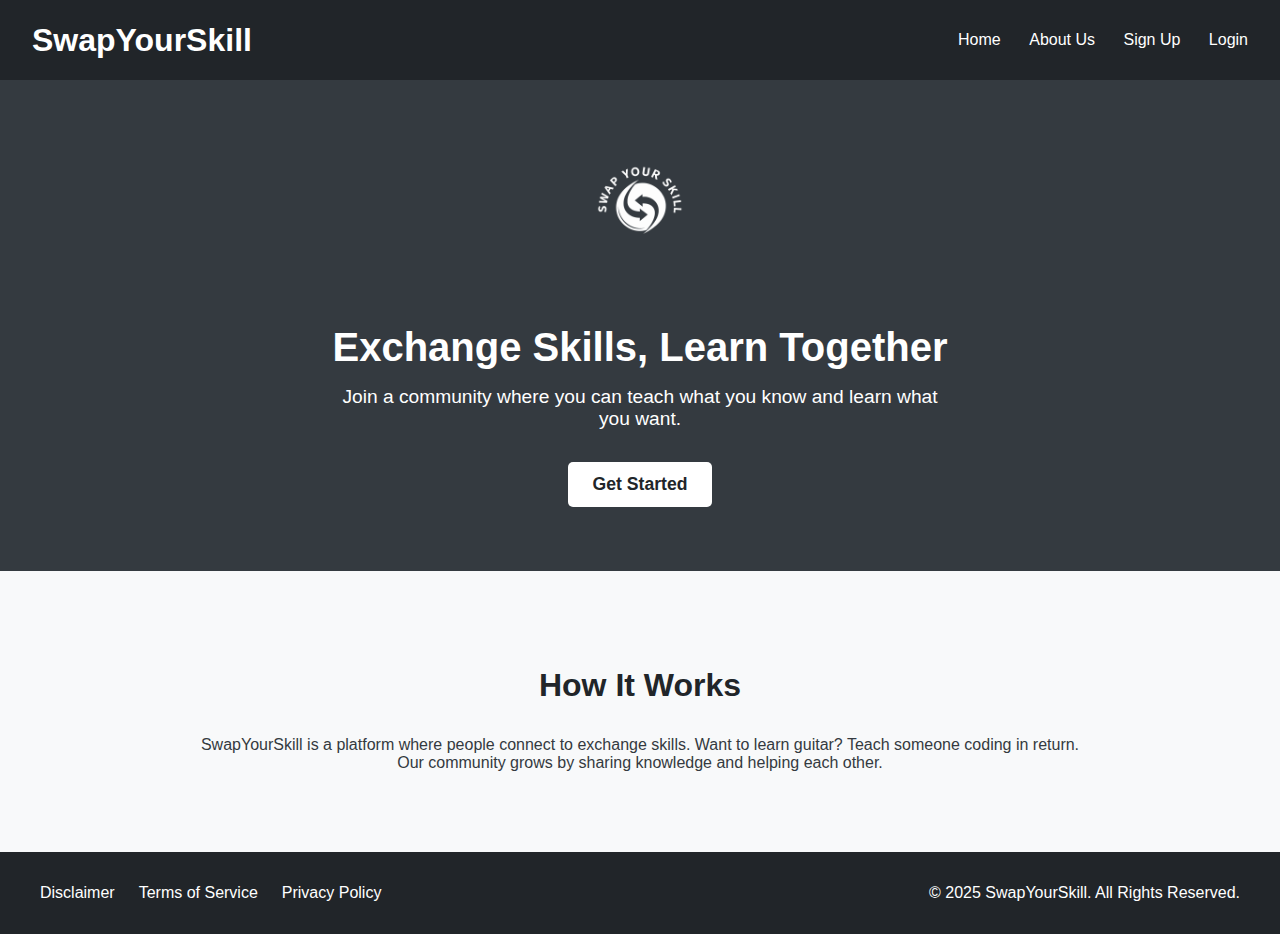
<file: index.html>
<!DOCTYPE html>
<html lang="en">
<head>
  <meta charset="UTF-8">
  <meta name="viewport" content="width=device-width, initial-scale=1.0">
  <title>SwapYourSkill - Exchange Skills, Learn Together</title>
  <link rel="stylesheet" href="style.css">
  <link rel="icon" href="indexlogo.png" type="image/png">
</head>
<body>
  <header>
    <h1>SwapYourSkill</h1>
    <nav>
      <a href="index.html">Home</a>
      <a href="aboutus.html">About Us</a>
      <a href="signup.html">Sign Up</a>
      <a href="login.html">Login</a>
    </nav>
  </header>

  <section class="hero">
    <img src="indexlogo.png" alt="SwapYourSkill Logo" class="hero-logo">
    <h2>Exchange Skills, Learn Together</h2>
    <p>Join a community where you can teach what you know and learn what you want.</p>
    <a href="signup.html" class="btn-light">Get Started</a>
  </section>

  <section class="about">
    <h3>How It Works</h3>
    <p>SwapYourSkill is a platform where people connect to exchange skills.
    Want to learn guitar? Teach someone coding in return.
    Our community grows by sharing knowledge and helping each other.</p>
  </section>

  <footer>
        <div class="footer-content">
            <div class="footer-links">
                <a href="disclaimer.html">Disclaimer</a>
                <a href="terms.html">Terms of Service</a>
                <a href="privacy.html">Privacy Policy</a>
            </div>
            <div class="footer-copyright">
                &copy; 2025 SwapYourSkill. All Rights Reserved.
            </div>
        </div>
    </footer>
</body>
</html>
</file>
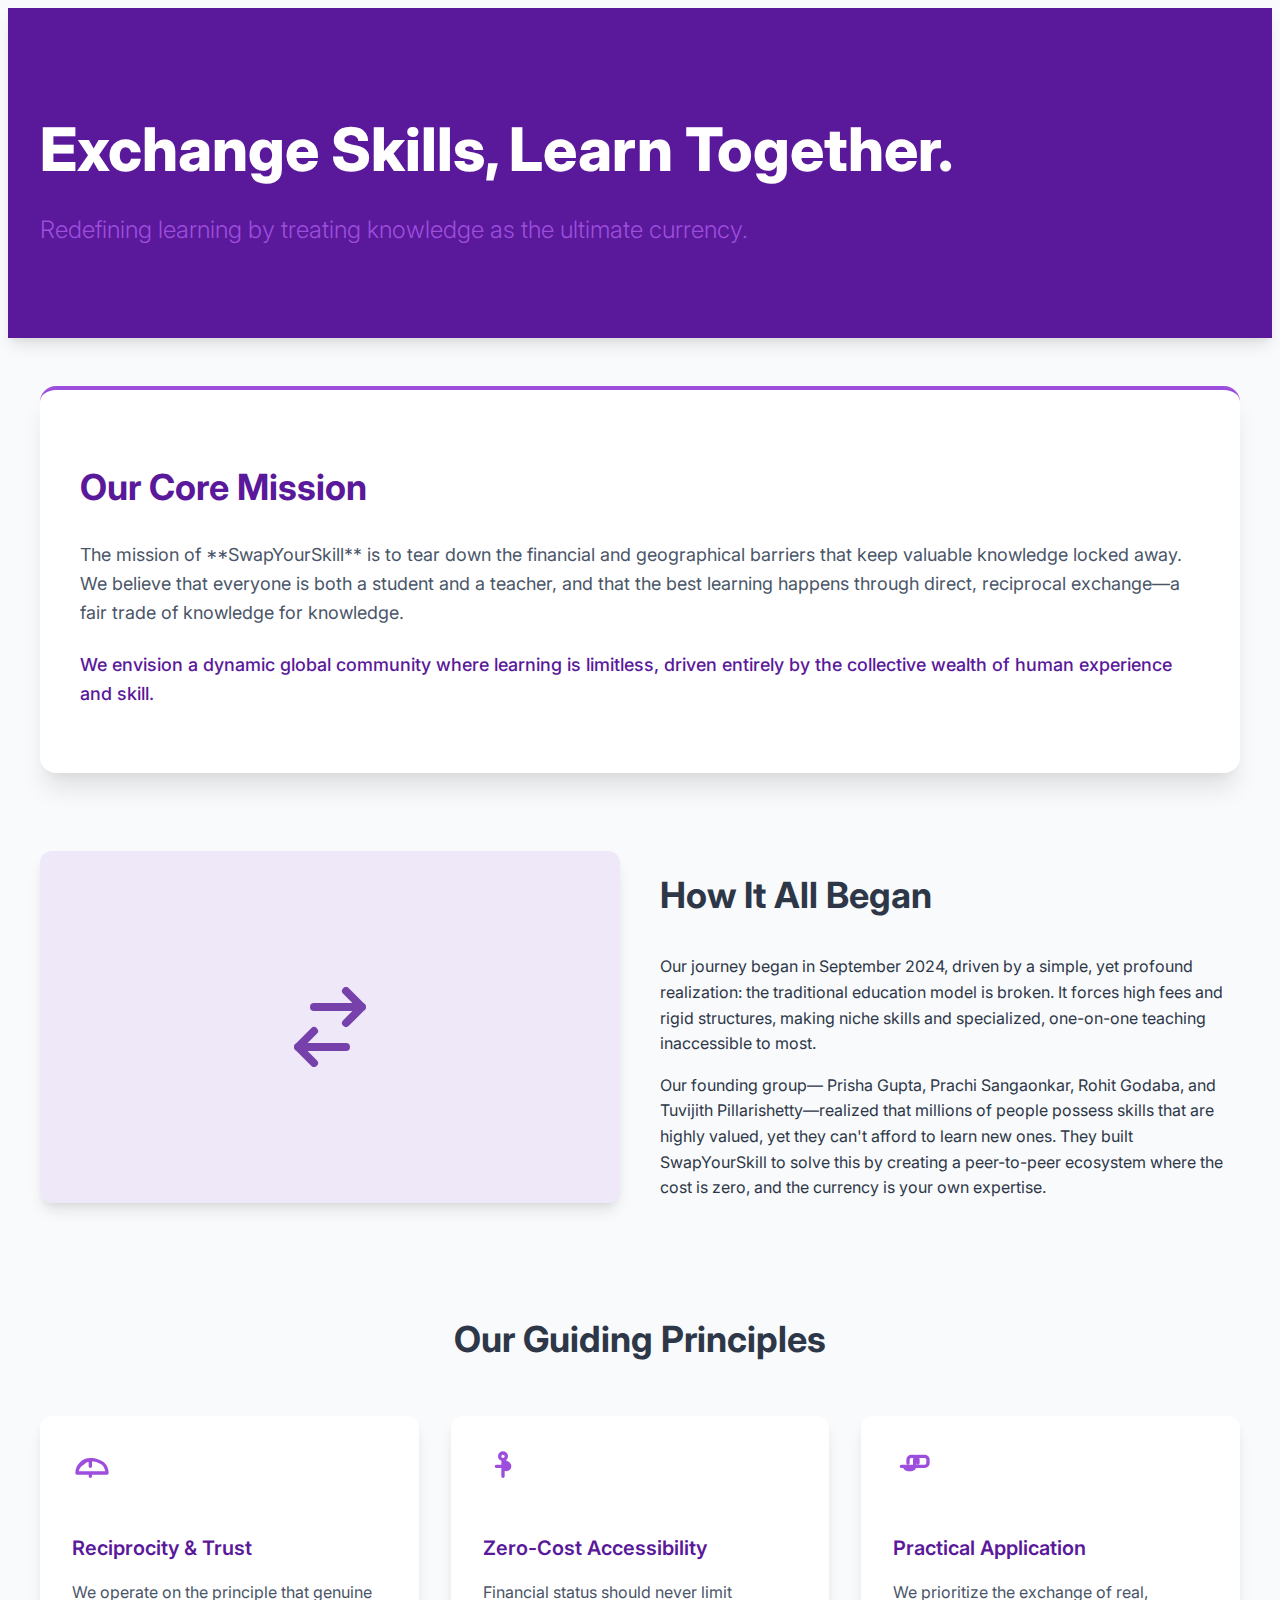
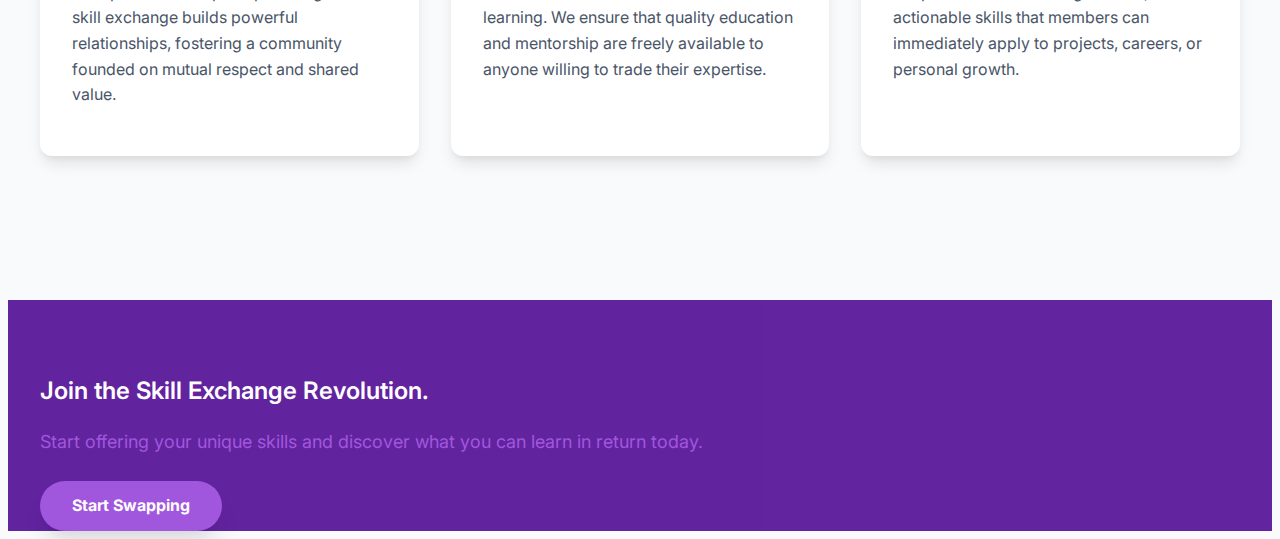
<file: aboutus.html>
<!DOCTYPE html>
<html lang="en">
<head>
    <meta charset="UTF-8">
    <meta name="viewport" content="width=device-width, initial-scale=1.0">
    <title>About SwapYourSkill | Our Story</title>
    <!-- Load Inter Font -->
    <style>
        @import url('https://fonts.googleapis.com/css2?family=Inter:wght@100..900&display=swap');

        /* --- CSS Variables and Global Styles --- */
        :root {
            --primary-dark: #5A189A; /* Deep Purple */
            --accent-light: #9D4EDD; /* Brighter Purple */
            --background-light: #f9fafb;
            --text-dark: #2d3748; /* Approximated dark gray */
            --text-medium: #4a5568; /* Approximated medium gray */
            --white: #ffffff;
        }

        body {
            font-family: 'Inter', sans-serif;
            background-color: var(--background-light);
            color: var(--text-dark);
            line-height: 1.6;
        }

        /* --- Reusable Layout Container --- */
        .container {
            max-width: 1280px;
            margin-left: auto;
            margin-right: auto;
            padding-left: 1rem; /* px-4 */
            padding-right: 1rem; /* px-4 */
        }
        
        /* Small (sm) breakpoint */
        @media (min-width: 640px) {
            .container {
                padding-left: 1.5rem; /* sm:px-6 */
                padding-right: 1.5rem; /* sm:px-6 */
            }
        }

        /* Large (lg) breakpoint */
        @media (min-width: 1024px) {
            .container {
                padding-left: 2rem; /* lg:px-8 */
                padding-right: 2rem; /* lg:px-8 */
            }
        }

        /* --- Header Styles --- */
        .header {
            background-color: var(--primary-dark);
            color: var(--white);
            padding-top: 4rem; /* py-16 */
            padding-bottom: 4rem; /* py-16 */
            box-shadow: 0 10px 15px -3px rgba(0, 0, 0, 0.1), 0 4px 6px -2px rgba(0, 0, 0, 0.05); /* shadow-lg */
        }
        
        .header h1 {
            font-size: 2.25rem; /* text-4xl */
            font-weight: 800; /* font-extrabold */
            margin-bottom: 0.75rem; /* mb-3 */
            line-height: 1.25; /* leading-tight */
        }
        
        .header p {
            font-size: 1.25rem; /* text-xl */
            font-weight: 300; /* font-light */
            color: var(--accent-light);
        }

        /* Responsive Header Text */
        @media (min-width: 640px) {
            .header h1 {
                font-size: 3.75rem; /* sm:text-6xl */
            }
            .header p {
                font-size: 1.5rem; /* sm:text-2xl */
            }
        }
        
        /* --- Main Content Layout --- */
        .main {
            padding-top: 3rem; /* py-12 */
            padding-bottom: 5rem; /* sm:py-20 */
        }

        /* --- Mission Section --- */
        .card {
            background-color: var(--white);
            padding: 2.5rem; /* p-10 (sm) */
            border-radius: 1rem; /* rounded-2xl */
            box-shadow: 0 20px 25px -5px rgba(0, 0, 0, 0.1), 0 8px 10px -6px rgba(0, 0, 0, 0.05); /* shadow-xl */
            border-top: 4px solid var(--accent-light); /* border-t-4 border-accent-light */
            margin-bottom: 4rem; /* mb-16 */
        }
        .card h2 {
            font-size: 2.25rem; /* text-4xl (sm) */
            font-weight: 700; /* font-bold */
            color: var(--primary-dark);
            margin-bottom: 1.5rem; /* mb-6 */
        }
        .card p {
            font-size: 1.125rem; /* text-lg */
            color: var(--text-medium);
            margin-bottom: 1.5rem; /* space-y-6 */
        }
        .card .vision {
            font-weight: 500; /* font-medium */
            color: var(--primary-dark);
        }

        /* --- Story Section (Grid) --- */
        .story-grid {
            display: grid;
            gap: 2.5rem; /* gap-10 */
            align-items: center;
        }

        .story-grid h2 {
            font-size: 2.25rem; /* text-4xl (sm) */
            font-weight: 700;
            color: var(--text-dark);
        }
        
        /* Large (lg) breakpoint for two columns */
        @media (min-width: 1024px) {
            .story-grid {
                grid-template-columns: repeat(2, minmax(0, 1fr)); /* lg:grid-cols-2 */
            }
        }
        
        .story-graphic {
            height: 20rem; /* sm:h-80 */
            background-color: var(--accent-light);
            background-color: rgba(157, 78, 221, 0.1); /* bg-opacity-10 */
            border-radius: 0.75rem; /* rounded-xl */
            box-shadow: 0 10px 15px -3px rgba(0, 0, 0, 0.1), 0 4px 6px -2px rgba(0, 0, 0, 0.05); /* shadow-lg */
            display: flex;
            align-items: center;
            justify-content: center;
            padding: 1rem;
        }

        .story-graphic svg {
            width: 6rem; /* w-24 */
            height: 6rem; /* h-24 */
            color: var(--primary-dark);
            opacity: 0.8;
        }
        
        /* --- Values Section --- */
        .values-section {
            padding-top: 4rem; /* pt-16 */
        }
        .values-section h2 {
            text-align: center;
            font-size: 2.25rem; /* sm:text-4xl */
            font-weight: 700;
            color: var(--text-dark);
            margin-bottom: 3rem; /* mb-12 */
        }

        .values-grid {
            display: grid;
            gap: 2rem; /* gap-8 */
        }
        
        /* Medium (md) breakpoint for three columns */
        @media (min-width: 768px) {
            .values-grid {
                grid-template-columns: repeat(3, minmax(0, 1fr)); /* md:grid-cols-3 */
            }
        }

        .value-item {
            background-color: var(--white);
            padding: 2rem; /* p-8 */
            border-radius: 0.75rem; /* rounded-xl */
            box-shadow: 0 10px 15px -3px rgba(0, 0, 0, 0.1), 0 4px 6px -2px rgba(0, 0, 0, 0.05); /* shadow-lg */
            transition: box-shadow 0.3s ease, border-bottom 0.3s ease;
        }
        
        .value-item:hover {
            box-shadow: 0 20px 25px -5px rgba(0, 0, 0, 0.1), 0 8px 10px -6px rgba(0, 0, 0, 0.05); /* hover:shadow-2xl */
            border-bottom: 4px solid var(--accent-light); /* hover:border-b-4 hover:border-accent-light */
        }

        .value-item svg {
            width: 2.5rem; /* w-10 */
            height: 2.5rem; /* h-10 */
            color: var(--accent-light);
            margin-bottom: 1rem; /* mb-4 */
        }

        .value-item h3 {
            font-size: 1.25rem; /* text-xl */
            font-weight: 600; /* font-semibold */
            color: var(--primary-dark);
            margin-bottom: 0.75rem; /* mb-3 */
        }

        .value-item p {
            color: var(--text-medium);
        }

        /* --- Footer (CTA) Section --- */
        .footer-cta {
            background-color: var(--primary-dark);
            opacity: 0.95; /* bg-opacity-95 */
            padding-top: 3rem; /* py-12 */
            margin-top: 4rem; /* mt-16 */
        }

        .footer-cta h3 {
            font-size: 1.5rem; /* text-2xl */
            font-weight: 600;
            color: var(--white);
            margin-bottom: 1rem; /* mb-4 */
        }

        .footer-cta p {
            font-size: 1.125rem; /* text-lg */
            color: var(--accent-light);
            margin-bottom: 1.5rem; /* mb-6 */
        }

        .cta-button {
            display: inline-block;
            background-color: var(--accent-light);
            color: var(--white);
            font-weight: 700;
            padding: 0.75rem 2rem; /* py-3 px-8 */
            border-radius: 9999px; /* rounded-full */
            box-shadow: 0 20px 25px -5px rgba(0, 0, 0, 0.1), 0 8px 10px -6px rgba(0, 0, 0, 0.05); /* shadow-xl */
            transition: all 0.3s ease;
            text-decoration: none;
            text-align: center;
        }

        .cta-button:hover {
            background-color: var(--white);
            color: var(--primary-dark);
            transform: scale(1.05);
        }
    </style>
</head>
<body class="antialiased">

    <!-- Header Section -->
    <header class="header">
        <div class="container">
            <h1>Exchange Skills, Learn Together.</h1>
            <p>
                Redefining learning by treating knowledge as the ultimate currency.
            </p>
        </div>
    </header>

    <main class="main">
        <div class="container">

            <!-- Section 1: Our Mission and Vision -->
            <section id="mission">
                <div class="card">
                    <h2>Our Core Mission</h2>
                    <div class="space-y">
                        <p>
                            The mission of **SwapYourSkill** is to tear down the financial and geographical barriers that keep valuable knowledge locked away. We believe that everyone is both a student and a teacher, and that the best learning happens through direct, reciprocal exchange—a fair trade of knowledge for knowledge.
                        </p>
                        <p class="vision">
                            We envision a dynamic global community where learning is limitless, driven entirely by the collective wealth of human experience and skill.
                        </p>
                    </div>
                </div>
            </section>

            <!-- Section 2: The Founding Story & The Problem We Solve -->
            <section id="story" class="mb-16">
                <div class="story-grid">
                    
                    <!-- Graphic placeholder using brand colors -->
                    <div class="story-graphic">
                         <!-- Icon representing exchange or swap -->
                        <svg viewBox="0 0 24 24" fill="none" stroke="currentColor" xmlns="http://www.w3.org/2000/svg">
                            <path stroke-linecap="round" stroke-linejoin="round" stroke-width="2" d="M8 7h12m0 0l-4-4m4 4l-4 4m0 6H4m0 0l4 4m-4-4l4-4"></path>
                        </svg>
                    </div>

                    <div class="space-y">
                        <h2>How It All Began</h2>
                        <p>
                            Our journey began in September 2024, driven by a simple, yet profound realization: the traditional education model is broken. It forces high fees and rigid structures, making niche skills and specialized, one-on-one teaching inaccessible to most.
                        </p>
                        <p>
                            Our founding group— Prisha Gupta, Prachi Sangaonkar, Rohit Godaba, and Tuvijith Pillarishetty—realized that millions of people possess skills that are highly valued, yet they can't afford to learn new ones. They built SwapYourSkill to solve this by creating a peer-to-peer ecosystem where the cost is zero, and the currency is your own expertise.
                        </p>
                    </div>
                </div>
            </section>

            <!-- Section 3: Core Values -->
            <section id="values" class="values-section">
                <h2>Our Guiding Principles</h2>
                
                <div class="values-grid">
                    
                    <!-- Value 1: Reciprocity & Trust -->
                    <div class="value-item">
                        <svg viewBox="0 0 24 24" fill="none" stroke="currentColor" xmlns="http://www.w3.org/2000/svg"><path stroke-linecap="round" stroke-linejoin="round" stroke-width="2" d="M11 15v2m0-6V7m0 0c-2.209 0-4.116.892-5.498 2.217C4.12 10.542 3 12.75 3 15h18c0-2.25-1.12-4.458-2.502-5.783C16.116 7.892 14.209 7 12 7c-2.209 0-4.116.892-5.498 2.217C4.12 10.542 3 12.75 3 15h18c0-2.25-1.12-4.458-2.502-5.783C16.116 7.892 14.209 7 12 7z"></path></svg>
                        <h3>Reciprocity & Trust</h3>
                        <p>We operate on the principle that genuine skill exchange builds powerful relationships, fostering a community founded on mutual respect and shared value.</p>
                    </div>

                    <!-- Value 2: Zero-Cost Accessibility -->
                    <div class="value-item">
                        <svg viewBox="0 0 24 24" fill="none" stroke="currentColor" xmlns="http://www.w3.org/2000/svg"><path stroke-linecap="round" stroke-linejoin="round" stroke-width="2" d="M12 8c1.657 0 3 .895 3 2s-1.343 2-3 2v5m0 0V7m0 0a2 2 0 110-4 2 2 0 010 4zM16 11H8m8 0a2 2 0 10-4 0 2 2 0 004 0z"></path></svg>
                        <h3>Zero-Cost Accessibility</h3>
                        <p>Financial status should never limit learning. We ensure that quality education and mentorship are freely available to anyone willing to trade their expertise.</p>
                    </div>

                    <!-- Value 3: Practical Application -->
                    <div class="value-item">
                        <svg viewBox="0 0 24 24" fill="none" stroke="currentColor" xmlns="http://www.w3.org/2000/svg"><path stroke-linecap="round" stroke-linejoin="round" stroke-width="2" d="M19 11H5m14 0c1.105 0 2-.895 2-2V7a2 2 0 00-2-2h-4c-1.105 0-2 .895-2 2v2m-4 0V7a2 2 0 012-2h2a2 2 0 012 2v2M5 11h2m0 0a2 2 0 002 2h2a2 2 0 002-2v-2m-4 0V7a2 2 0 012-2h2a2 2 0 012 2v2"></path></svg>
                        <h3>Practical Application</h3>
                        <p>We prioritize the exchange of real, actionable skills that members can immediately apply to projects, careers, or personal growth.</p>
                    </div>

                </div>
            </section>

        </div>
    </main>

    <!-- CTA Section -->
    <footer class="footer-cta">
        <div class="container text-center">
            <h3>Join the Skill Exchange Revolution.</h3>
            <p>Start offering your unique skills and discover what you can learn in return today.</p>
            <a href="signup.html" class="cta-button">
                Start Swapping
            </a>
        </div>
    </footer>

</body>
</html>
</file>
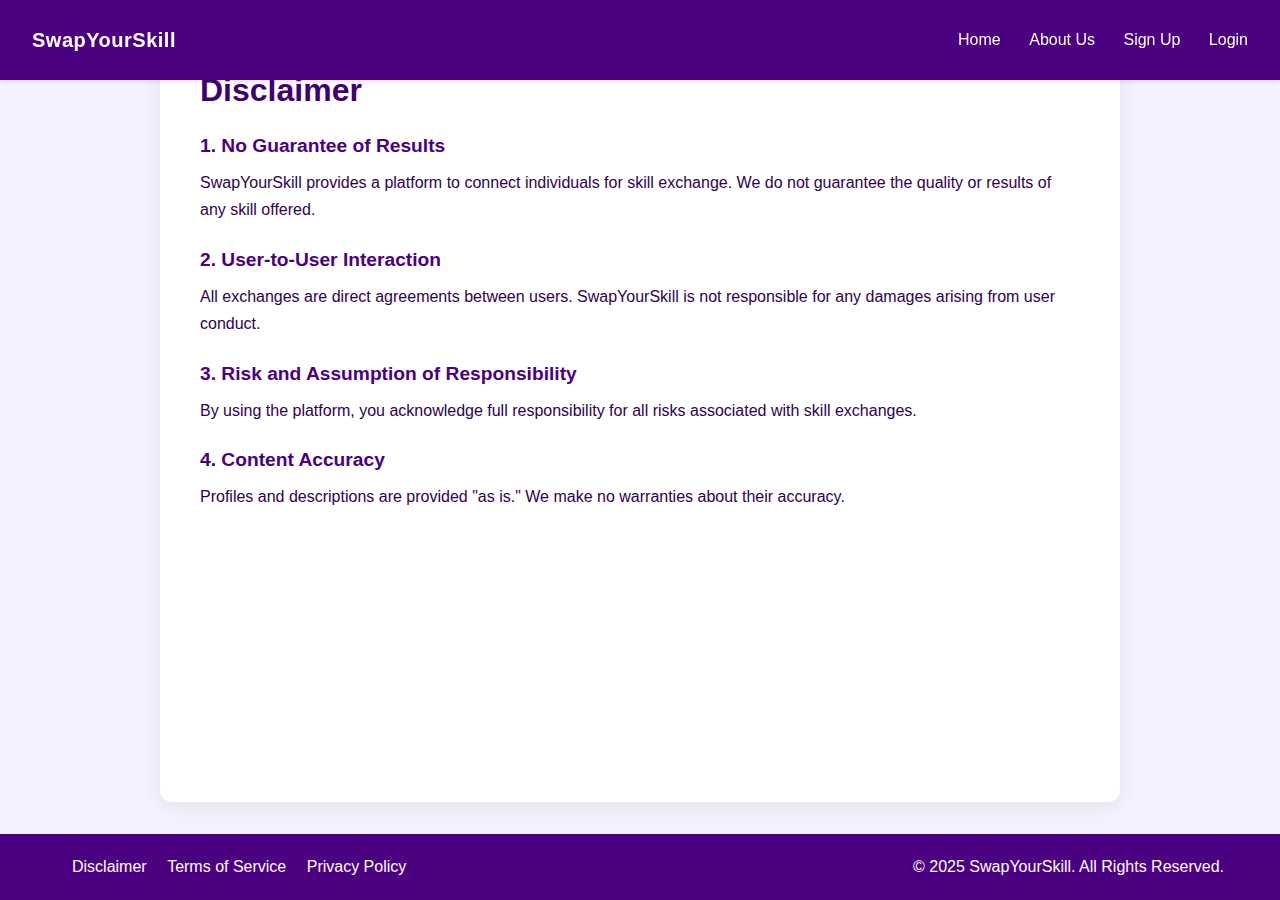
<file: disclaimer.html>
<!DOCTYPE html>
<html lang="en">
<head>
  <meta charset="UTF-8">
  <meta name="viewport" content="width=device-width, initial-scale=1.0">
  <title>Disclaimer - SwapYourSkill</title>
  <link rel="icon" href="indexlogo.png" type="image/png">
  <link rel="stylesheet" href="legal-content.css">
</head>
<body>
  <header>
    <h1>SwapYourSkill</h1>
    <nav>
      <a href="index.html">Home</a>
      <a href="aboutus.html">About Us</a>
      <a href="signup.html">Sign Up</a>
      <a href="login.html">Login</a>
    </nav>
  </header>

  <main class="legal-container">
    <section class="legal-header">
      <h1>Disclaimer</h1>
    </section>

    <section class="legal-content">
      <h2>1. No Guarantee of Results</h2>
      <p>SwapYourSkill provides a platform to connect individuals for skill exchange. We do not guarantee the quality or results of any skill offered.</p>

      <h2>2. User-to-User Interaction</h2>
      <p>All exchanges are direct agreements between users. SwapYourSkill is not responsible for any damages arising from user conduct.</p>

      <h2>3. Risk and Assumption of Responsibility</h2>
      <p>By using the platform, you acknowledge full responsibility for all risks associated with skill exchanges.</p>

      <h2>4. Content Accuracy</h2>
      <p>Profiles and descriptions are provided "as is." We make no warranties about their accuracy.</p>
    </section>
  </main>

  <footer class="site-footer">
    <div class="footer-content">
      <div class="footer-links">
        <a href="disclaimer.html">Disclaimer</a>
        <a href="terms.html">Terms of Service</a>
        <a href="privacy.html">Privacy Policy</a>
      </div>
      <p>&copy; 2025 SwapYourSkill. All Rights Reserved.</p>
    </div>
  </footer>
</body>
</html>
</file>
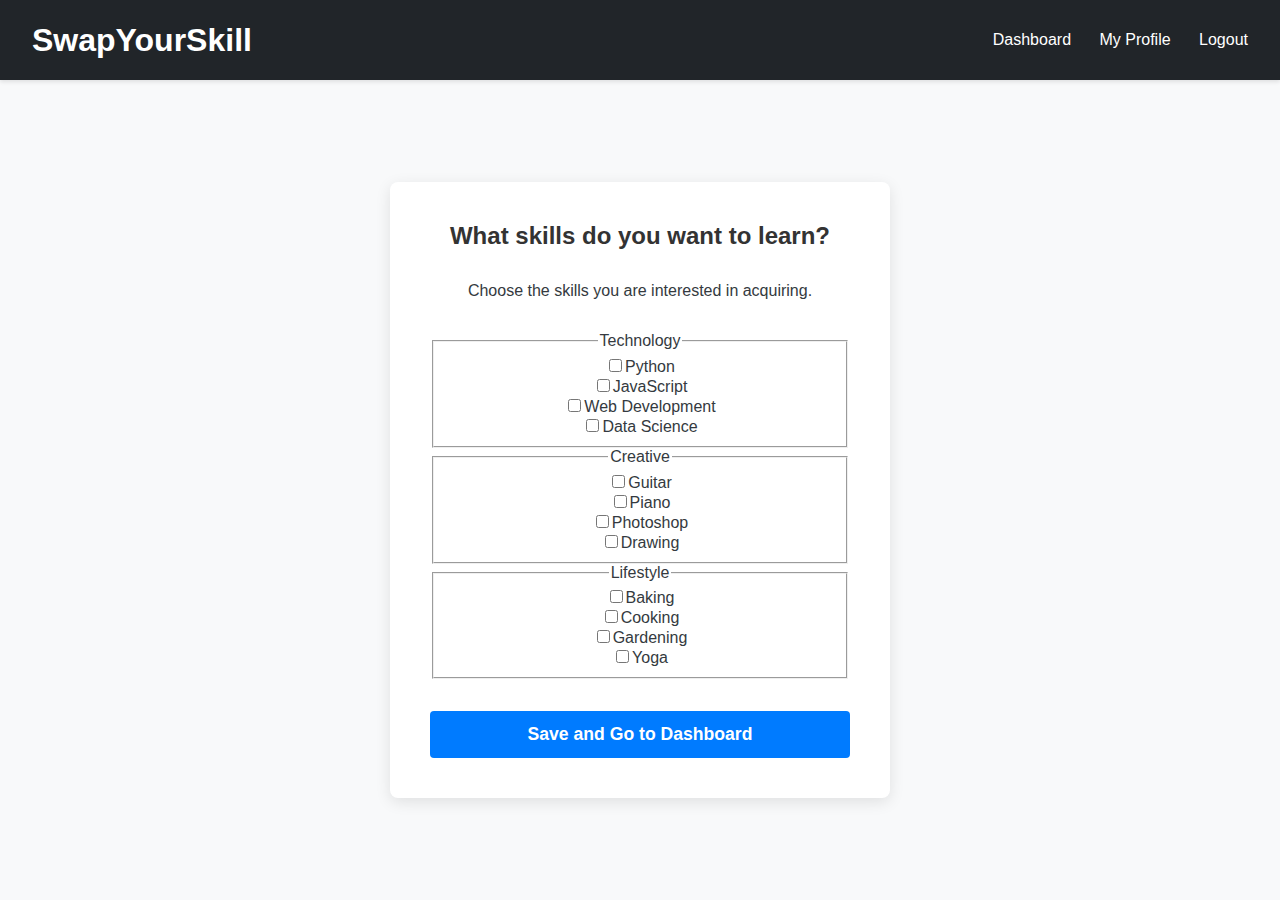
<file: learn_skill.html>
<!DOCTYPE html>
<html lang="en">
<head>
  <meta charset="UTF-8">
  <meta name="viewport" content="width=device-width, initial-scale=1.0">
  <title>Learn Skills - SwapYourSkill</title>
  <link rel="stylesheet" href="style.css">
  <link rel="icon" href="logo.png" type="image/png">
</head>
<body>
  <header>
    <h1>SwapYourSkill</h1>
    <nav>
      <a href="dashboard.html">Dashboard</a>
      <a href="profile.html">My Profile</a>
      <a href="logout.html">Logout</a>
    </nav>
  </header>

  <main class="auth-page-container">
    <div class="auth-form-section">
      <div class="auth-card" style="max-width: 700px;">
        <h2>What skills do you want to learn?</h2>
        <p style="margin-bottom: 2rem;">Choose the skills you are interested in acquiring.</p>
        
        <form id="learn-skills-form">
          <div id="error-message" class="error-message"></div>
          <div class="skill-checkbox-grid">
            <!-- Technology -->
            <fieldset>
              <legend>Technology</legend>
              <div><input type="checkbox" id="learn-python" name="learn-skill"><label for="learn-python">Python</label></div>
              <div><input type="checkbox" id="learn-js" name="learn-skill"><label for="learn-js">JavaScript</label></div>
              <div><input type="checkbox" id="learn-webdev" name="learn-skill"><label for="learn-webdev">Web Development</label></div>
              <div><input type="checkbox" id="learn-datasci" name="learn-skill"><label for="learn-datasci">Data Science</label></div>
            </fieldset>
            <!-- Creative -->
            <fieldset>
              <legend>Creative</legend>
              <div><input type="checkbox" id="learn-guitar" name="learn-skill"><label for="learn-guitar">Guitar</label></div>
              <div><input type="checkbox" id="learn-piano" name="learn-skill"><label for="learn-piano">Piano</label></div>
              <div><input type="checkbox" id="learn-photoshop" name="learn-skill"><label for="learn-photoshop">Photoshop</label></div>
              <div><input type="checkbox" id="learn-drawing" name="learn-skill"><label for="learn-drawing">Drawing</label></div>
            </fieldset>
            <!-- Lifestyle -->
            <fieldset>
              <legend>Lifestyle</legend>
              <div><input type="checkbox" id="learn-baking" name="learn-skill"><label for="learn-baking">Baking</label></div>
              <div><input type="checkbox" id="learn-cooking" name="learn-skill"><label for="learn-cooking">Cooking</label></div>
              <div><input type="checkbox" id="learn-gardening" name="learn-skill"><label for="learn-gardening">Gardening</label></div>
              <div><input type="checkbox" id="learn-yoga" name="learn-skill"><label for="learn-yoga">Yoga</label></div>
            </fieldset>
          </div>
          <a href="dashboard.html" id="save-button" class="btn-primary" style="text-decoration: none; padding: 0.8rem 0; display: block; margin-top: 2rem;">Save and Go to Dashboard</a>
        </form>
      </div>
    </div>
  </main>

  <script>
    const saveButton = document.getElementById('save-button');
    const form = document.getElementById('learn-skills-form');
    const errorMessage = document.getElementById('error-message');

    saveButton.addEventListener('click', function(event) {
      const checkedBoxes = form.querySelectorAll('input[name="learn-skill"]:checked');
      
      if (checkedBoxes.length < 1) {
        event.preventDefault(); // Stop the link from navigating
        errorMessage.textContent = 'Please select at least one skill you want to learn.';
      } else {
        errorMessage.textContent = ''; // Clear error if valid
      }
    });
  </script>

</body>
</html>
</file>
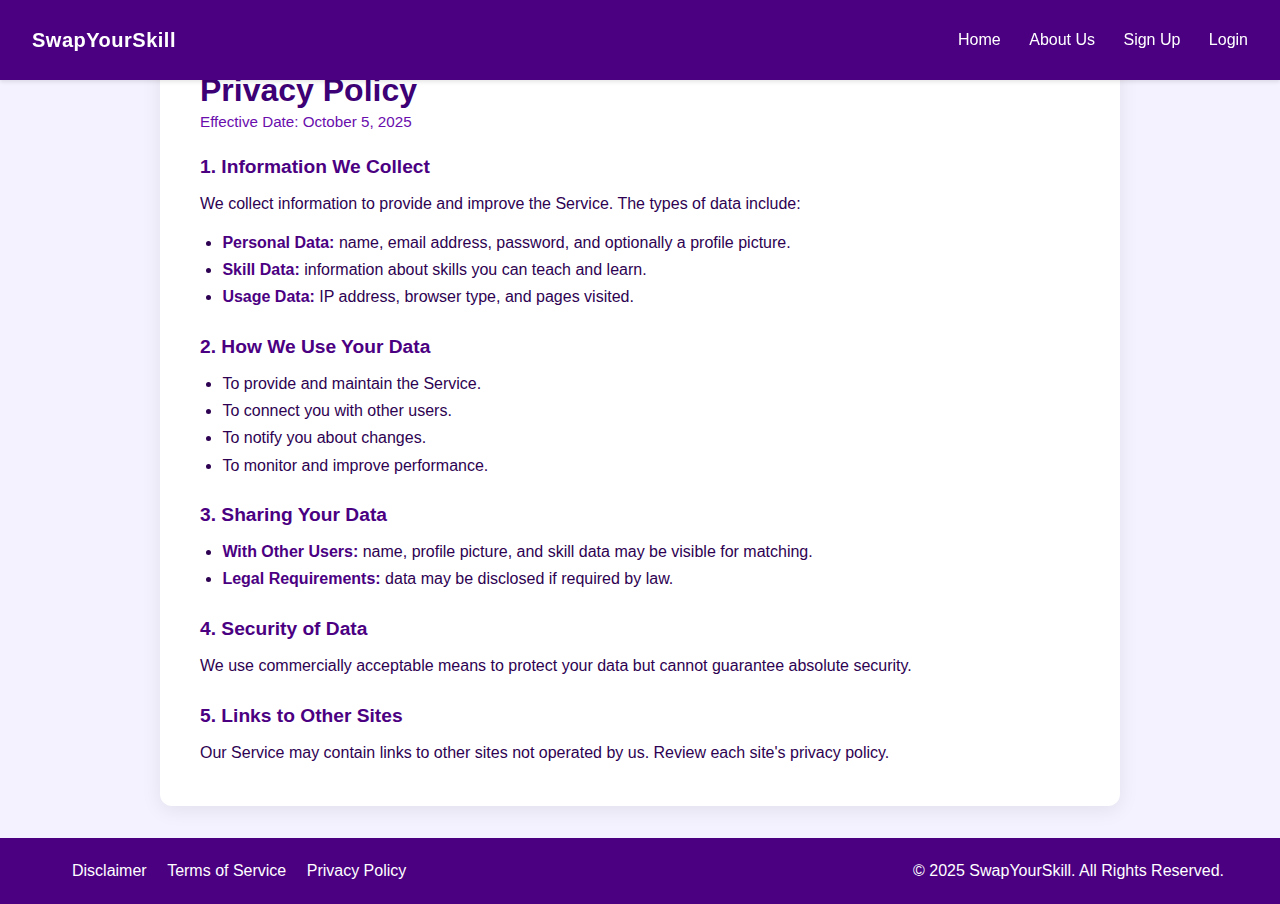
<file: privacy.html>
<!DOCTYPE html>
<html lang="en">
<head>
  <meta charset="UTF-8">
  <meta name="viewport" content="width=device-width, initial-scale=1.0">
  <title>Privacy Policy - SwapYourSkill</title>
  <link rel="icon" href="indexlogo.png" type="image/png">
  <link rel="stylesheet" href="legal-content.css">
</head>
<body>
  <header>
    <h1>SwapYourSkill</h1>
    <nav>
      <a href="index.html">Home</a>
      <a href="aboutus.html">About Us</a>
      <a href="signup.html">Sign Up</a>
      <a href="login.html">Login</a>
    </nav>
  </header>

  <main class="legal-container">
    <section class="legal-header">
      <h1>Privacy Policy</h1>
      <p class="effective-date">Effective Date: October 5, 2025</p>
    </section>

    <section class="legal-content">
      <h2>1. Information We Collect</h2>
      <p>We collect information to provide and improve the Service. The types of data include:</p>
      <ul>
        <li><strong>Personal Data:</strong> name, email address, password, and optionally a profile picture.</li>
        <li><strong>Skill Data:</strong> information about skills you can teach and learn.</li>
        <li><strong>Usage Data:</strong> IP address, browser type, and pages visited.</li>
      </ul>

      <h2>2. How We Use Your Data</h2>
      <ul>
        <li>To provide and maintain the Service.</li>
        <li>To connect you with other users.</li>
        <li>To notify you about changes.</li>
        <li>To monitor and improve performance.</li>
      </ul>

      <h2>3. Sharing Your Data</h2>
      <ul>
        <li><strong>With Other Users:</strong> name, profile picture, and skill data may be visible for matching.</li>
        <li><strong>Legal Requirements:</strong> data may be disclosed if required by law.</li>
      </ul>

      <h2>4. Security of Data</h2>
      <p>We use commercially acceptable means to protect your data but cannot guarantee absolute security.</p>

      <h2>5. Links to Other Sites</h2>
      <p>Our Service may contain links to other sites not operated by us. Review each site's privacy policy.</p>
    </section>
  </main>

  <footer class="site-footer">
    <div class="footer-content">
      <div class="footer-links">
        <a href="disclaimer.html">Disclaimer</a>
        <a href="terms.html">Terms of Service</a>
        <a href="privacy.html">Privacy Policy</a>
      </div>
      <p>&copy; 2025 SwapYourSkill. All Rights Reserved.</p>
    </div>
  </footer>
</body>
</html>
</file>
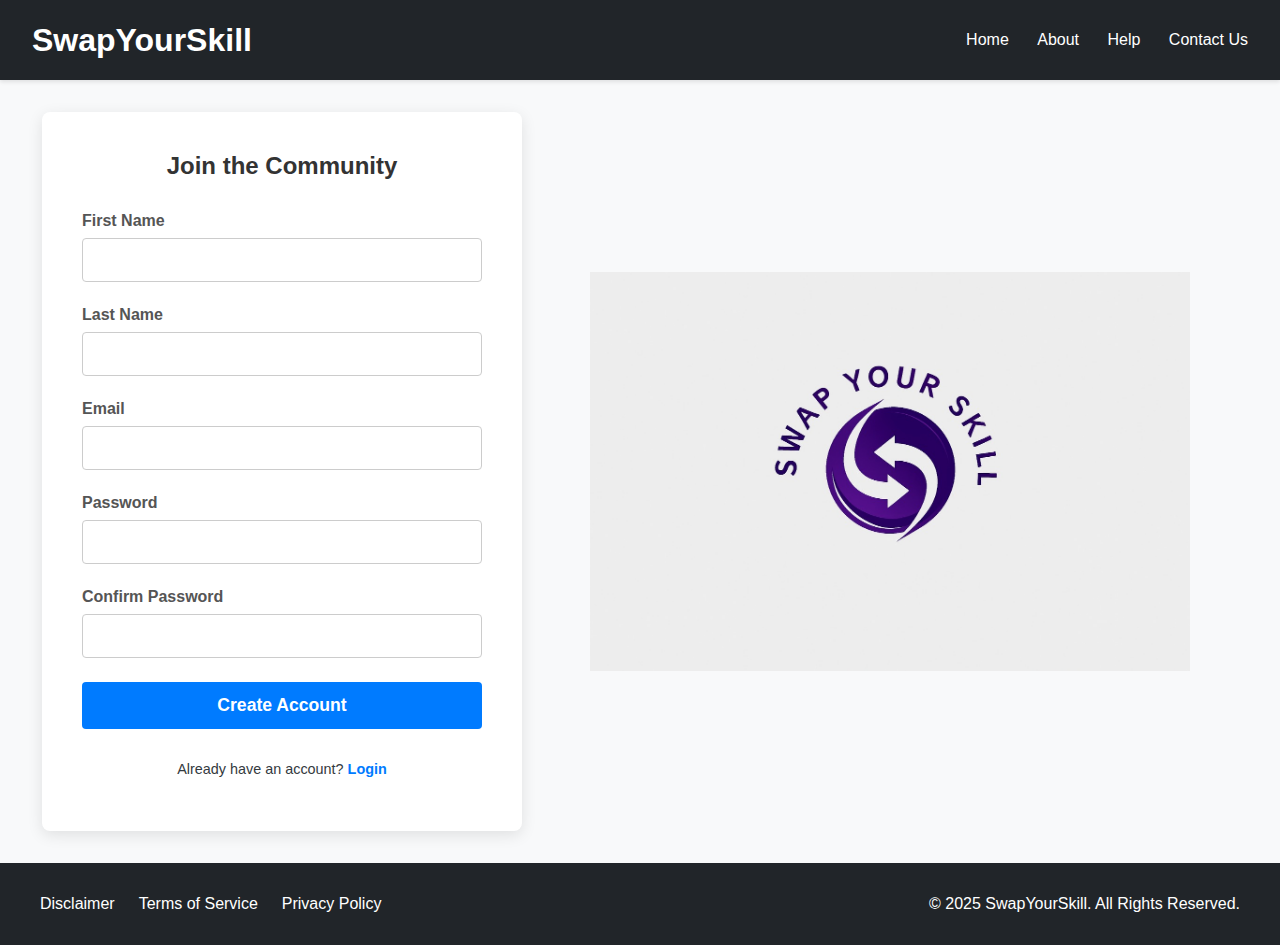
<file: signup.html>
<!DOCTYPE html>
<html lang="en">
<head>
    <meta charset="UTF-8">
    <meta name="viewport" content="width=device-width, initial-scale=1.0">
    <title>Sign Up - SwapYourSkill</title>
    <link rel="stylesheet" href="style.css">
    <link rel="icon" href="logo.jpg" type="image/jpeg">
</head>
<body>
    <header>
        <h1>SwapYourSkill</h1>
        <nav>
            <a href="index.html">Home</a>
            <a href="#">About</a>
            <a href="#">Help</a>
            <a href="#">Contact Us</a>
        </nav>
    </header>

    <main class="auth-page-container">
        <div class="auth-form-section">
            <div class="auth-card">
                <h2>Join the Community</h2>
                <form>
                    <div class="input-group">
                        <label for="firstname">First Name</label>
                        <input type="text" id="firstname" name="firstname" required>
                    </div>
                    <div class="input-group">
                        <label for="lastname">Last Name</label>
                        <input type="text" id="lastname" name="lastname" required>
                    </div>
                    <div class="input-group">
                        <label for="email">Email</label>
                        <input type="email" id="email" name="email" required>
                    </div>
                    <div class="input-group">
                        <label for="password">Password</label>
                        <input type="password" id="password" name="password" required>
                    </div>
                    <div class="input-group">
                        <label for="confirm-password">Confirm Password</label>
                        <input type="password" id="confirm-password" name="confirm-password" required>
                    </div>
                    <button type="submit" class="btn-primary">Create Account</button>
                </form>
                <p class="auth-switch">
                    Already have an account? <a href="login.html">Login</a>
                </p>
            </div>
        </div>

        <div class="auth-image-section">
            <img src="logo.jpg" alt="SwapYourSkill Large Logo">
        </div>
    </main>

    <footer>
        <div class="footer-content">
            <div class="footer-links">
                <a href="#">Disclaimer</a>
                <a href="#">Terms of Service</a>
                <a href="#">Privacy Policy</a>
            </div>
            <div class="footer-copyright">
                &copy; 2025 SwapYourSkill. All Rights Reserved.
            </div>
        </div>
    </footer>
</body>
</html>
</file>
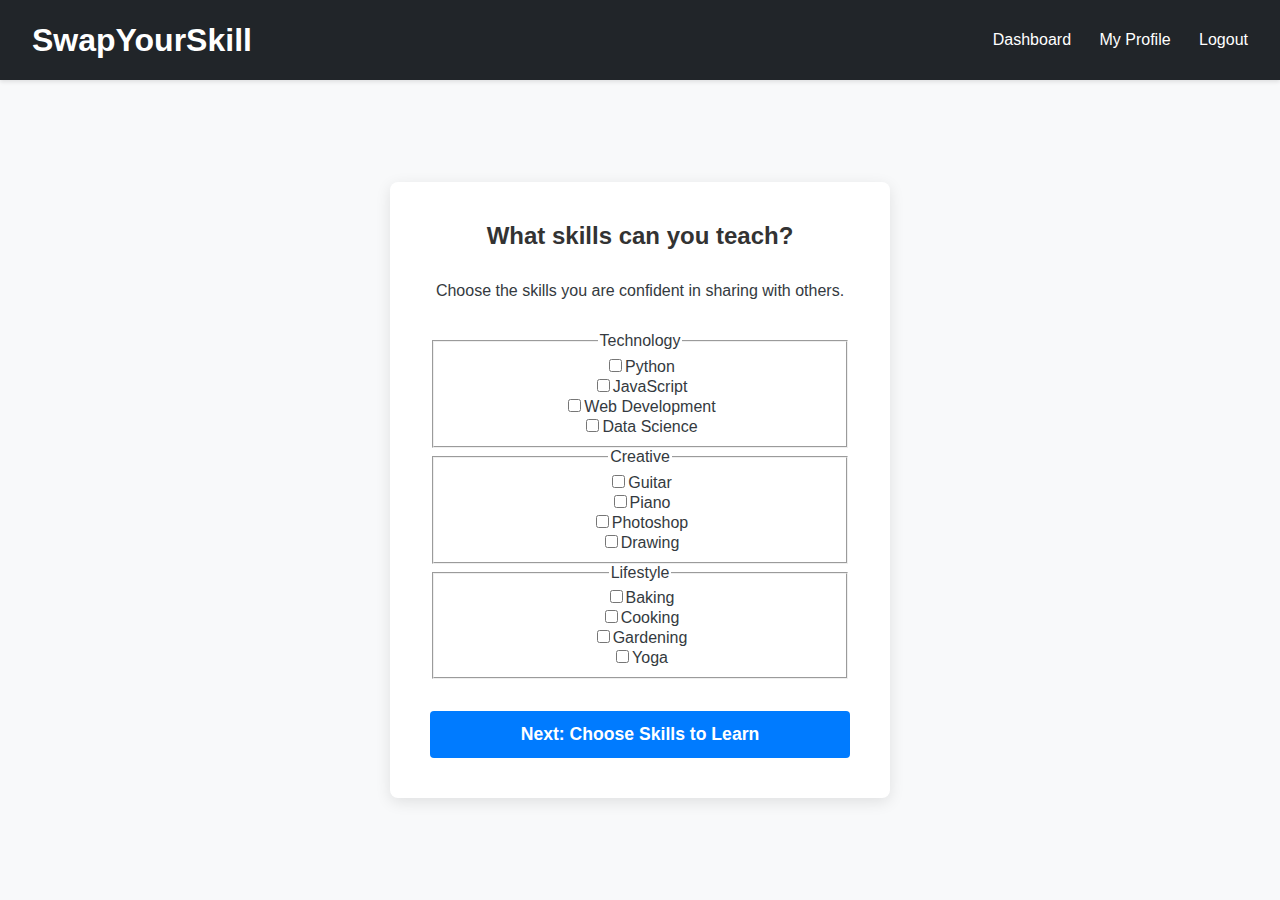
<file: teach_skill.html>
<!DOCTYPE html>
<html lang="en">
<head>
  <meta charset="UTF-8">
  <meta name="viewport" content="width=device-width, initial-scale=1.0">
  <title>Your Skills - SwapYourSkill</title>
  <link rel="stylesheet" href="style.css">
  <link rel="icon" href="logo.png" type="image/png">
</head>
<body>
  <header>
    <h1>SwapYourSkill</h1>
    <nav>
      <a href="dashboard.html">Dashboard</a>
      <a href="profile.html">My Profile</a>
      <a href="logout.html">Logout</a>
    </nav>
  </header>

  <main class="auth-page-container">
    <div class="auth-form-section">
      <div class="auth-card" style="max-width: 700px;">
        <h2>What skills can you teach?</h2>
        <p style="margin-bottom: 2rem;">Choose the skills you are confident in sharing with others.</p>
        
        <form id="teach-skills-form">
          <div id="error-message" class="error-message"></div>
          <div class="skill-checkbox-grid">
            <!-- Technology -->
            <fieldset>
              <legend>Technology</legend>
              <div><input type="checkbox" id="teach-python" name="teach-skill"><label for="teach-python">Python</label></div>
              <div><input type="checkbox" id="teach-js" name="teach-skill"><label for="teach-js">JavaScript</label></div>
              <div><input type="checkbox" id="teach-webdev" name="teach-skill"><label for="teach-webdev">Web Development</label></div>
              <div><input type="checkbox" id="teach-datasci" name="teach-skill"><label for="teach-datasci">Data Science</label></div>
            </fieldset>
            <!-- Creative -->
            <fieldset>
              <legend>Creative</legend>
              <div><input type="checkbox" id="teach-guitar" name="teach-skill"><label for="teach-guitar">Guitar</label></div>
              <div><input type="checkbox" id="teach-piano" name="teach-skill"><label for="teach-piano">Piano</label></div>
              <div><input type="checkbox" id="teach-photoshop" name="teach-skill"><label for="teach-photoshop">Photoshop</label></div>
              <div><input type="checkbox" id="teach-drawing" name="teach-skill"><label for="teach-drawing">Drawing</label></div>
            </fieldset>
            <!-- Lifestyle -->
            <fieldset>
              <legend>Lifestyle</legend>
              <div><input type="checkbox" id="teach-baking" name="teach-skill"><label for="teach-baking">Baking</label></div>
              <div><input type="checkbox" id="teach-cooking" name="teach-skill"><label for="teach-cooking">Cooking</label></div>
              <div><input type="checkbox" id="teach-gardening" name="teach-skill"><label for="teach-gardening">Gardening</label></div>
              <div><input type="checkbox" id="teach-yoga" name="teach-skill"><label for="teach-yoga">Yoga</label></div>
            </fieldset>
          </div>
          <a href="learn-skills.html" id="next-button" class="btn-primary" style="text-decoration: none; padding: 0.8rem 0; display: block; margin-top: 2rem;">Next: Choose Skills to Learn</a>
        </form>
      </div>
    </div>
  </main>

  <script>
    const nextButton = document.getElementById('next-button');
    const form = document.getElementById('teach-skills-form');
    const errorMessage = document.getElementById('error-message');

    nextButton.addEventListener('click', function(event) {
      const checkedBoxes = form.querySelectorAll('input[name="teach-skill"]:checked');
      
      if (checkedBoxes.length < 1) {
        event.preventDefault(); // Stop the link from navigating
        errorMessage.textContent = 'Please select at least one skill you can teach.';
      } else {
        errorMessage.textContent = ''; // Clear error if valid
      }
    });
  </script>

</body>
</html>
</file>
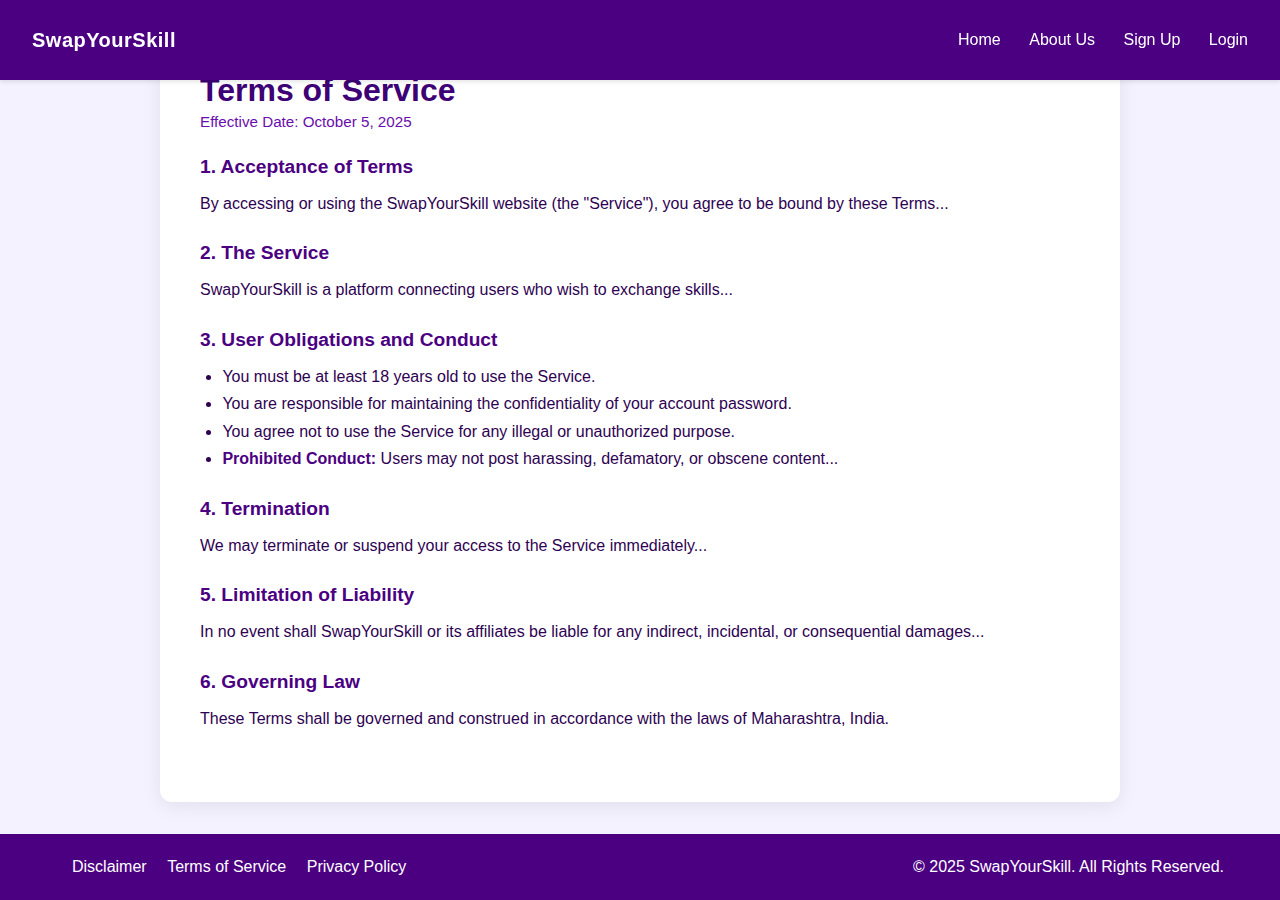
<file: terms.html>
<!DOCTYPE html>
<html lang="en">
<head>
  <meta charset="UTF-8">
  <meta name="viewport" content="width=device-width, initial-scale=1.0">
  <title>Terms of Service - SwapYourSkill</title>
  <link rel="icon" href="indexlogo.png" type="image/png">
  <link rel="stylesheet" href="legal-content.css">
</head>
<body>
  <header>
    <h1>SwapYourSkill</h1>
    <nav>
      <a href="index.html">Home</a>
      <a href="aboutus.html">About Us</a>
      <a href="signup.html">Sign Up</a>
      <a href="login.html">Login</a>
    </nav>
  </header>

  <main class="legal-container">
    <section class="legal-header">
      <h1>Terms of Service</h1>
      <p class="effective-date">Effective Date: October 5, 2025</p>
    </section>

    <section class="legal-content">
      <h2>1. Acceptance of Terms</h2>
      <p>By accessing or using the SwapYourSkill website (the "Service"), you agree to be bound by these Terms...</p>

      <h2>2. The Service</h2>
      <p>SwapYourSkill is a platform connecting users who wish to exchange skills...</p>

      <h2>3. User Obligations and Conduct</h2>
      <ul>
        <li>You must be at least 18 years old to use the Service.</li>
        <li>You are responsible for maintaining the confidentiality of your account password.</li>
        <li>You agree not to use the Service for any illegal or unauthorized purpose.</li>
        <li><strong>Prohibited Conduct:</strong> Users may not post harassing, defamatory, or obscene content...</li>
      </ul>

      <h2>4. Termination</h2>
      <p>We may terminate or suspend your access to the Service immediately...</p>

      <h2>5. Limitation of Liability</h2>
      <p>In no event shall SwapYourSkill or its affiliates be liable for any indirect, incidental, or consequential damages...</p>

      <h2>6. Governing Law</h2>
      <p>These Terms shall be governed and construed in accordance with the laws of Maharashtra, India.</p>
    </section>
  </main>

  <footer class="site-footer">
    <div class="footer-content">
      <div class="footer-links">
        <a href="disclaimer.html">Disclaimer</a>
        <a href="terms.html">Terms of Service</a>
        <a href="privacy.html">Privacy Policy</a>
      </div>
      <p>&copy; 2025 SwapYourSkill. All Rights Reserved.</p>
    </div>
  </footer>
</body>
</html>
</file>
<file: style.css>
/* General Body Styles */
body {
  display: flex;
  flex-direction: column;
  min-height: 100vh;
  font-family: -apple-system, BlinkMacSystemFont, 'Segoe UI', Roboto, Helvetica, Arial, sans-serif;
  margin: 0;
  background-color: #f8f9fa;
  color: #343a40;
}

/* Header/Navbar Styles */
header {
  display: flex;
  justify-content: space-between;
  align-items: center;
  padding: 1rem 2rem;
  background-color: #212529; /* New Color */
  box-shadow: 0 2px 4px rgba(0,0,0,0.1);
  height: 80px;
  box-sizing: border-box;
}

header h1 {
  margin: 0;
  color: #ffffff;
}

header nav a {
  margin-left: 1.5rem;
  text-decoration: none;
  color: #ffffff;
  font-weight: 500;
  transition: text-decoration 0.3s;
}

header nav a:hover {
  text-decoration: underline;
}

/* This makes sure the main content pushes the footer down */
main {
    flex-grow: 1;
}

/* === HOMEPAGE STYLES === */
.hero {
  text-align: center;
  padding: 4rem 1rem;
  background-color: #343a40;
  color: white;
}
.hero-logo {
  width: 120px;
  height: 120px;
  margin-bottom: 1.5rem;
}
.hero h2 {
  font-size: 2.5rem;
  margin-bottom: 1rem;
  color: white;
}
.hero p {
  font-size: 1.2rem;
  max-width: 600px;
  margin: 0 auto 2rem auto;
}
.about {
  padding: 4rem 1rem;
  text-align: center;
  max-width: 900px;
  margin: auto;
}
.about h3 {
  font-size: 2rem;
  color: #212529; /* New Color */
}

/* === BUTTON STYLES === */
.btn-light {
    display: inline-block;
    padding: 12px 25px;
    border: none;
    background: white;
    color: #212529; /* New Color */
    font-size: 1.1rem;
    font-weight: 600;
    border-radius: 5px;
    cursor: pointer;
    text-decoration: none;
    transition: background-color 0.3s;
}
.btn-light:hover {
    background-color: #e2e2e2;
}
.btn-primary {
  width: 100%;
  padding: 0.8rem;
  border: none;
  background-color: #007bff; /* New Color */
  color: white;
  font-size: 1.1rem;
  font-weight: 600;
  border-radius: 4px;
  cursor: pointer;
  transition: background-color 0.3s;
}
.btn-primary:hover {
  background-color: #0056b3; /* Darker shade for hover */
}

/* === LOGIN & SIGN UP PAGE STYLES === */
.auth-page-container {
  display: flex;
  align-items: center;
  justify-content: center;
  min-height: calc(100vh - 160px); /* Adjusted for header and footer */
  padding: 2rem;
  box-sizing: border-box;
}
.auth-form-section {
  flex: 1;
  max-width: 500px;
  display: flex;
  justify-content: center;
}
.auth-image-section {
  flex: 1;
  display: flex;
  justify-content: center;
  align-items: center;
  padding: 2rem;
}
.auth-image-section img {
  max-width: 100%;
  max-height: 400px;
  height: auto;
}
.auth-card {
  background-color: #ffffff;
  padding: 2.5rem;
  border-radius: 8px;
  box-shadow: 0 4px 15px rgba(0,0,0,0.1);
  width: 100%;
  max-width: 400px;
  text-align: center;
}
.auth-logo {
    width: 80px;
    height: 80px;
    margin-bottom: 1.5rem;
    border-radius: 50%;
}
.auth-card h2 {
  margin-top: 0;
  margin-bottom: 2rem;
  color: #333;
}
.input-group {
  text-align: left;
  margin-bottom: 1.5rem;
}
.input-group label {
  display: block;
  margin-bottom: 0.5rem;
  font-weight: 600;
  color: #555;
}
.input-group input {
  width: 100%;
  padding: 0.75rem;
  border: 1px solid #ccc;
  border-radius: 4px;
  font-size: 1rem;
  box-sizing: border-box;
  transition: border-color 0.3s;
}
.input-group input:focus {
  outline: none;
  border-color: #007bff; /* New Color */
}
.auth-switch {
  margin-top: 2rem;
  font-size: 0.9rem;
}
.auth-switch a {
  color: #007bff; /* New Color */
  text-decoration: none;
  font-weight: 600;
}
.auth-switch a:hover {
  text-decoration: underline;
}
@media (max-width: 850px) {
  .auth-image-section {
    display: none;
  }
  .auth-form-section {
    justify-content: center;
    width: 100%;
  }
}

/* === FOOTER STYLES === */
footer {
    padding: 2rem;
    background-color: #212529;
    color: white;
    margin-top: auto; /* Pushes footer to bottom */
}

.footer-content {
    display: flex;
    flex-wrap: wrap;
    justify-content: space-between;
    align-items: center;
    max-width: 1200px;
    margin: 0 auto;
    gap: 1rem;
}

.footer-copyright {
    flex-shrink: 0;
}

.footer-links {
    display: flex;
    flex-wrap: wrap;
    gap: 1.5rem;
}

.footer-links a {
    color: white;
    text-decoration: none;
    transition: text-decoration 0.3s;
}

.footer-links a:hover {
    text-decoration: underline;
}

/* Responsive adjustments for the footer */
@media (max-width: 768px) {
    .footer-content {
        flex-direction: column;
        justify-content: center;
        text-align: center;
    }
}
</file>
<file: legal-content.css>
* { box-sizing: border-box; margin: 0; padding: 0; }
body {
  display: flex;
  flex-direction: column;
  min-height: 100vh;
  font-family: -apple-system, BlinkMacSystemFont, 'Segoe UI', Roboto, Helvetica, Arial, sans-serif;
  margin: 0;
  background-color: #f5f2ff; /* soft purple background */
  color: #2e0252; /* deep purple text */
  scroll-behavior: smooth;
  transition: background-color 0.3s, color 0.3s;
}

/* === Header / Navbar (from your style.css) === */
header {
  display: flex;
  justify-content: space-between;
  align-items: center;
  padding: 1rem 2rem;
  background-color: #4b0082; /* indigo-purple header */
  box-shadow: 0 2px 4px rgba(0,0,0,0.1);
  height: 80px;
  box-sizing: border-box;
  position: fixed;
  top: 0;
  left: 0;
  width: 100%;
  z-index: 1000;
}

header h1 {
  margin: 0;
  color: #ffffff;
  font-size: 1.25rem;
  letter-spacing: 0.5px;
}

header nav a {
  margin-left: 1.5rem;
  text-decoration: none;
  color: #ffffff;
  font-weight: 500;
  transition: color 0.3s;
}

header nav a:hover {
  color: #d8b0ff; /* lighter purple hover */
}

/* Ensure main content is pushed down below the fixed header */
main {
  flex-grow: 1;
  padding-top: 100px; /* a little extra spacing for mobile comfort */
  width: 100%;
}

/* === Legal page container & content === */
.legal-container {
  max-width: 960px;
  margin: 2rem auto;
  padding: 2.5rem;
  background: #ffffff;
  border-radius: 12px;
  box-shadow: 0 4px 20px rgba(0,0,0,0.08);
  animation: fadeInUp 0.6s ease forwards;
}

.legal-header h1 {
  color: #3d0075; /* dark purple heading */
  font-size: 2rem;
  margin-bottom: 0.25rem;
}

.effective-date {
  color: #6a0dad;
  font-size: 0.95rem;
  margin-bottom: 1rem;
}

.legal-content h2 {
  margin-top: 1.6rem;
  font-size: 1.2rem;
  color: #4b0082;
}

.legal-content p,
.legal-content ul {
  margin-top: 0.75rem;
  color: #2e0252;
  line-height: 1.7;
}

.legal-content ul {
  padding-left: 1.4rem;
  list-style-type: disc;
}

.legal-content li strong {
  color: #4b0082;
}

/* Links inside legal text */
.legal-content a {
  color: #6a0dad;
  text-decoration: none;
  font-weight: 500;
}
.legal-content a:hover { color: #9b30ff; text-decoration: underline; }

/* Footer (aligned with your site style.css palette) */
.site-footer {
  background-color: #4b0082; /* indigo footer */
  color: #ffffff;
  text-align: center;
  padding: 1.5rem 1rem;
  margin-top: auto;
}

.footer-content {
  max-width: 1200px;
  margin: 0 auto;
  display:flex;
  justify-content: space-between;
  align-items: center;
  gap: 1rem;
  padding: 0 1rem;
}

.footer-links a {
  color: white;
  text-decoration: none;
  margin-left: 1rem;
}

.footer-links a:hover { color: #d8b0ff; }

/* Small screens */
@media (max-width: 768px) {
  .footer-content { flex-direction: column; text-align:center; }
  header { padding: 0.8rem 1rem; height: 72px; }
  main { padding-top: 92px; }
  .legal-container { margin: 1rem; padding: 1.2rem; }
}

/* === Animations === */
@keyframes fadeInUp {
  from { opacity: 0; transform: translateY(18px); }
  to { opacity: 1; transform: translateY(0); }
}
</file>
